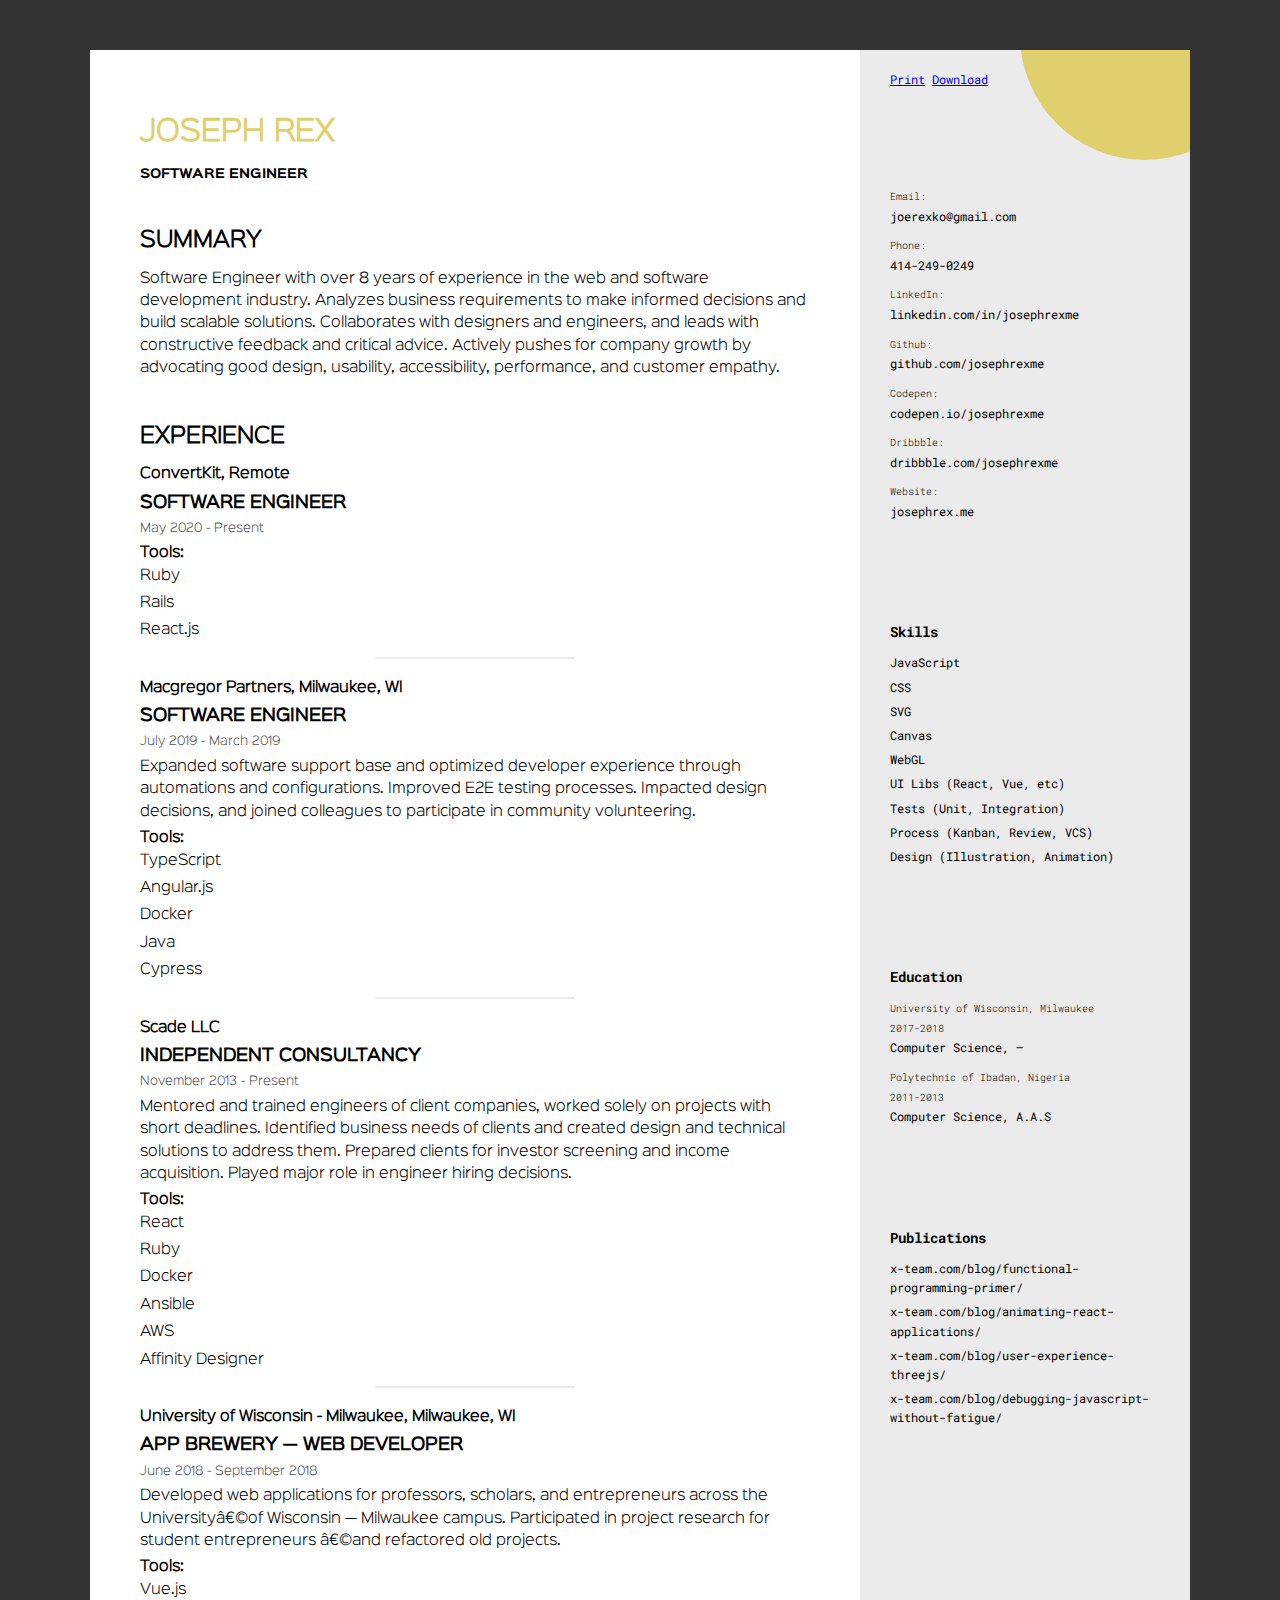
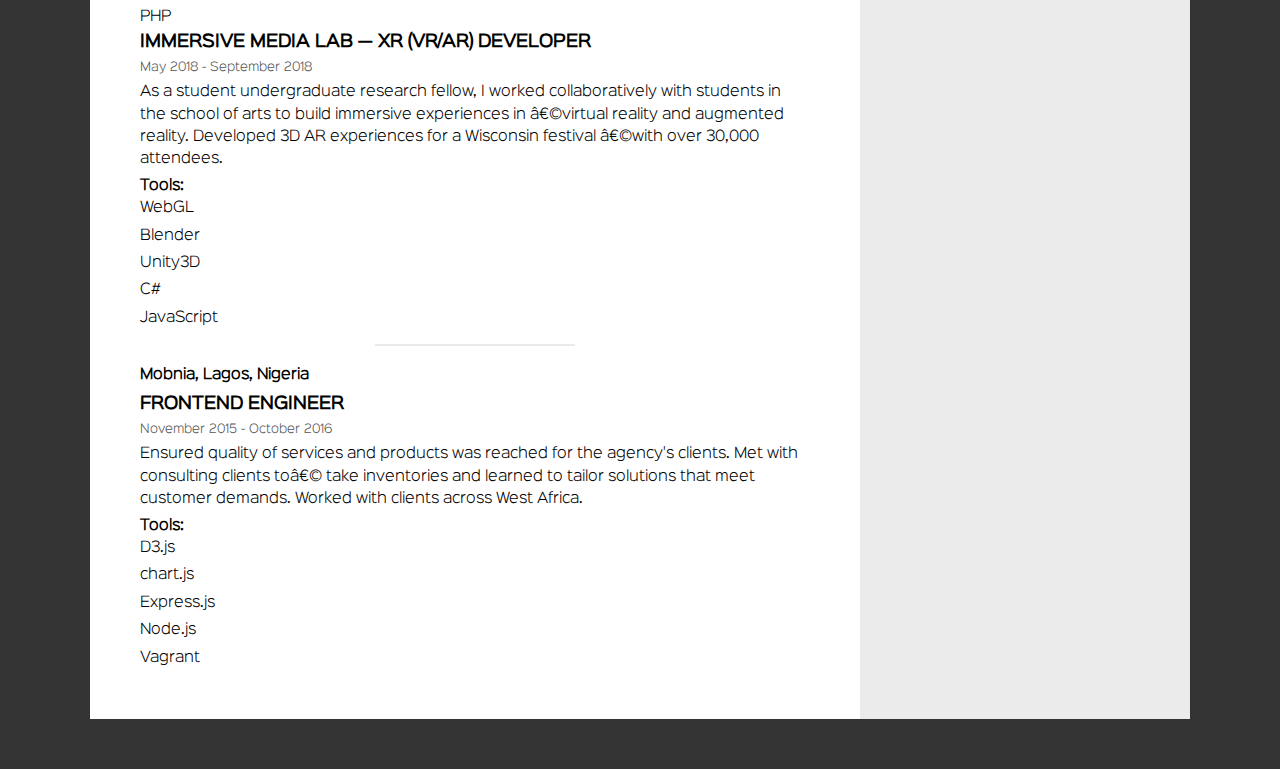
<file: index.html>
<!DOCTYPE html>
<html lang="en">
<head>
  <title>Joseph Rex's Resumé</title>
  <meta name="charset" content="utf-8">
  <meta name="description" content="Resumé of Joseph Rex">
  <meta http-equiv="X-UA-Compatible" content="IE=edge">
  <link href="https://fonts.googleapis.com/css?family=Roboto+Mono:300,400&display=swap" rel="stylesheet">
  <link rel="stylesheet" href="./style.css">
</head>
<body>
  <div class="resume">
    <main>
      <h1>JOSEPH REX</h1>
      <h2>SOFTWARE ENGINEER</h2>
      <section>
        <h2>SUMMARY</h2>
        <p>

          Software Engineer with over 8 years of experience in the web and software development industry. Analyzes business requirements to make informed decisions and build scalable solutions. Collaborates with designers and engineers, and leads with constructive feedback and critical advice. Actively pushes for company growth by advocating good design, usability, accessibility, performance, and customer empathy.
        </p>
      </section>
      <section>
        <h2>EXPERIENCE</h2>
        <div class="experience">
          <h4>ConvertKit, Remote</h4>
          <h3>SOFTWARE ENGINEER</h3>
          <h5>May 2020 - Present</h5>
          <p>
          </p>
          <div class="tools">
            <strong>Tools:</strong>
            <ul>
              <li>Ruby</li>
              <li>Rails</li>
              <li>React.js</li>
            </ul>
          </div>
        </div>
        <div class="experience">
          <h4>Macgregor Partners, Milwaukee, WI</h4>
          <h3>SOFTWARE ENGINEER</h3>
          <h5>July 2019 - March 2019</h5>
          <p>
            Expanded software support base and optimized developer experience through automations and configurations. Improved E2E testing processes. Impacted design decisions, and joined colleagues to participate in community volunteering.
          </p>
          <div class="tools">
            <strong>Tools:</strong>
            <ul>
              <li>TypeScript</li>
              <li>Angular.js</li>
              <li>Docker</li>
              <li>Java</li>
              <li>Cypress</li>
            </ul>
          </div>
        </div>
        <div class="experience">
          <h4>Scade LLC</h4>
          <h3>INDEPENDENT CONSULTANCY</h3>
          <h5>November 2013 - Present</h5>
          <p>
            Mentored and trained engineers of client companies, worked solely on projects with short deadlines. Identified business needs of clients and created design and technical solutions to address them. Prepared clients for investor screening and income acquisition. Played major role in engineer hiring decisions.
          </p>
          <div class="tools">
            <strong>Tools:</strong>
            <ul>
              <li>React</li>
              <li>Ruby</li>
              <li>Docker</li>
              <li>Ansible</li>
              <li>AWS</li>
              <li>Affinity Designer</li>
            </ul>
          </div>
        </div>
        <div class="experience">
          <h4>University of Wisconsin - Milwaukee, Milwaukee, WI</h4>
          <h3>APP BREWERY &mdash; WEB DEVELOPER</h3>
          <h5>June 2018 - September 2018</h5>
          <p>
            Developed web applications for professors, scholars, and entrepreneurs across the University of Wisconsin &mdash; Milwaukee campus. Participated in project research for student entrepreneurs  and refactored old projects.
          </p>
          <div class="tools">
            <strong>Tools:</strong>
            <ul>
              <li>Vue.js</li>
              <li>PHP</li>
            </ul>
          </div>
          <h3>IMMERSIVE MEDIA LAB &mdash; XR (VR/AR) DEVELOPER</h3>
          <h5>May 2018 - September 2018</h5>
          <p>
            As a student undergraduate research fellow, I worked collaboratively with students in the school of arts to build immersive experiences in  virtual reality and augmented reality. Developed 3D AR experiences for a Wisconsin festival  with over 30,000 attendees.
          </p>
          <div class="tools">
            <strong>Tools:</strong>
            <ul>
              <li>WebGL</li>
              <li>Blender</li>
              <li>Unity3D</li>
              <li>C#</li>
              <li>JavaScript</li>
            </ul>
          </div>
        </div>
        <div class="experience">
          <h4>Mobnia, Lagos, Nigeria</h4>
          <h3>FRONTEND ENGINEER</h3>
          <h5>November 2015 - October 2016</h5>
          <p>
            Ensured quality of services and products was reached for the agency's clients. Met with consulting clients to  take inventories and learned to tailor solutions that meet customer demands. Worked with clients across West Africa.
          </p>
          <div class="tools">
            <strong>Tools:</strong>
            <ul>
              <li>D3.js</li>
              <li>chart.js</li>
              <li>Express.js</li>
              <li>Node.js</li>
              <li>Vagrant</li>
            </ul>
          </div>
        </div>
      </section>
    </main>
    <aside>
      <div class="circle"></div>
      <nav>
        <a href="javascript:window.print()">Print</a>
        <a href="https://url-to-pdf-api.herokuapp.com/api/render?url=http://resume.josephrex.me&emulateScreenMedia=false&pdf.margin.top=1cm&pdf.margin.right=1cm&pdf.margin.bottom=1cm&pdf.margin.left=1cm">Download</a>
      </nav>
      <section>
        <h5>Email:</h5>
        <p>joerexko@gmail.com</p>
        <h5>Phone:</h5>
        <p>414-249-0249</p>
        <h5>LinkedIn:</h5>
        <p>linkedin.com/in/josephrexme</p>
        <h5>Github:</h5>
        <p>github.com/josephrexme</p>
        <h5>Codepen:</h5>
        <p>codepen.io/josephrexme</p>
        <h5>Dribbble:</h5>
        <p>dribbble.com/josephrexme</p>
        <h5>Website:</h5>
        <p>josephrex.me</p>
      </section>
      <section>
        <h3>Skills</h3>
        <ul>
          <li>JavaScript</li>
          <li>CSS</li>
          <li>SVG</li>
          <li>Canvas</li>
          <li>WebGL</li>
          <li>UI Libs (React, Vue, etc)</li>
          <li>Tests (Unit, Integration)</li>
          <li>Process (Kanban, Review, VCS)</li>
          <li>Design (Illustration, Animation)</li>
        </ul>
      </section>
      <section>
        <h3>Education</h3>
        <ul>
          <li>
            <h5>University of Wisconsin, Milwaukee</h5>
            <h5>2017-2018</h5>
            <p>Computer Science, &mdash;</p>
          </li>
          <li>
            <h5>Polytechnic of Ibadan, Nigeria</h5>
            <h5>2011-2013</h5>
            <p>Computer Science, A.A.S</p>
          </li>
        </ul>
      </section>
      <section>
        <h3>Publications</h3>
        <ul>
          <li>x-team.com/blog/functional-programming-primer/</li>
          <li>x-team.com/blog/animating-react-applications/</li>
          <li>x-team.com/blog/user-experience-threejs/</li>
          <li>x-team.com/blog/debugging-javascript-without-fatigue/</li>
        </ul>
      </section>
    </aside>
  </div>
  <script>
    ((() => {
      function random(min, max) {
        min = Math.ceil(min);
        max = Math.floor(max);
        return Math.floor(Math.random() * (max - min + 1)) + min;
      }
      document.documentElement.style.setProperty('--hue', random(0, 360));
    })());
  </script>
</body>
</html>
</file>
<file: style.css>
*{
	box-sizing: border-box;
}
@font-face{
	font-family: 'Sinkin Sans Light';
	src: url(./fonts/SinkinSans-300Light.otf);
	font-weight: 300;
}
@font-face{
	font-family: 'Sinkin Sans Bold';
	src: url(./fonts/SinkinSans-700Bold.otf);
	font-weight: 700;
}
@font-face{
	font-family: 'Sinkin Sans Regular';
	src: url(./fonts/SinkinSans-400Regular.otf);
	font-weight: 400;
}
html{
	--hue: 208;
	--theme-color: hsl(var(--hue), 64%, 65%);
	font-size: 62.5%;
}
body{
	margin: 0;
	font-size: 1.4rem;
	font-family: 'Sinkin Sans Light';
	line-height: 1.6;
	background: #333;
}
h1,h2,h3,h4,h5,h6,p{
	margin: 1rem 0;
}
h5{
	font-weight: 300;
}
.resume{
	display: block;
	grid-template-columns: 70% 30%;
	margin: 5rem auto;
	width: 95%;
	max-width: 1100px;
	background: #fff;
	overflow: hidden;
}
@media screen and (min-width: 830px) {
	.resume{
		display: grid;
	}
}
main{
	padding: 5rem;
}
main p{
	font-weight: 200;
}
main > h2{
	font-family: 'Sinkin Sans Bold';
	font-size: 1.2rem;
}
main h3{
	font-family: 'Sinkin Sans Regular';
}
main h5{
	color: #555;
}
main section{
	margin-top: 4rem;
}
.experience:not(:first-of-type){
	position: relative;
	margin-top: 3.5rem;
}
.experience:not(:first-of-type)::before{
	content: '';
	position: absolute;
	top: -2rem;
	left: calc(50% - 10rem);
	width: 20rem;
	height: .2rem;
	background: #eaeaea;
}
.experience h3, .experience h4, .experience h5, .experience p{
	margin: 0 0 .4rem;
}
aside{
	position: relative;
	padding: 4rem 3rem;
	background: #ebebeb;
	font-family: 'Roboto Mono', monospace;
	font-size: 1.2rem;
	overflow: hidden;
}
@media screen and (min-width: 830px){
	aside{
		padding: 2rem 3rem;
	}
}
aside h5{
	margin: 1.2rem 0 -.8rem;
}
aside section{
	margin-top: 4rem;
}
@media screen and (min-width: 830px){
	aside section{
		margin-top: 10rem;
	}
}
h1{
	color: var(--theme-color);
}
.circle{
	position: absolute;
	top: -14rem;
	right: -8rem;
	width: 25rem;
	height: 25rem;
	border-radius: 50%;
	background: var(--theme-color);
}
ul{
	list-style-type: none;
	margin: 0;
	padding: 0;
}
ul li:not(:last-child) {
	margin-bottom: .5rem;
}

@media print{
	*{
    background: transparent !important;
    box-shadow: none !important;
    text-shadow: none !important;
	}
	@page{
		margin: 0;
		size: A4;
	}
	html{
		font-size: 46%;
	}
	aside{
		padding: 2rem 3rem;
		background: #ebebeb !important;
	}
	aside section{
		margin-top: 10rem;
	}
	.resume{
		display: grid;
		width: 100%;
		max-width: 100%;
		height: 100vh;
		margin: 0;
	}
	.circle{
		background: var(--theme-color) !important;
	}
}
</file>
